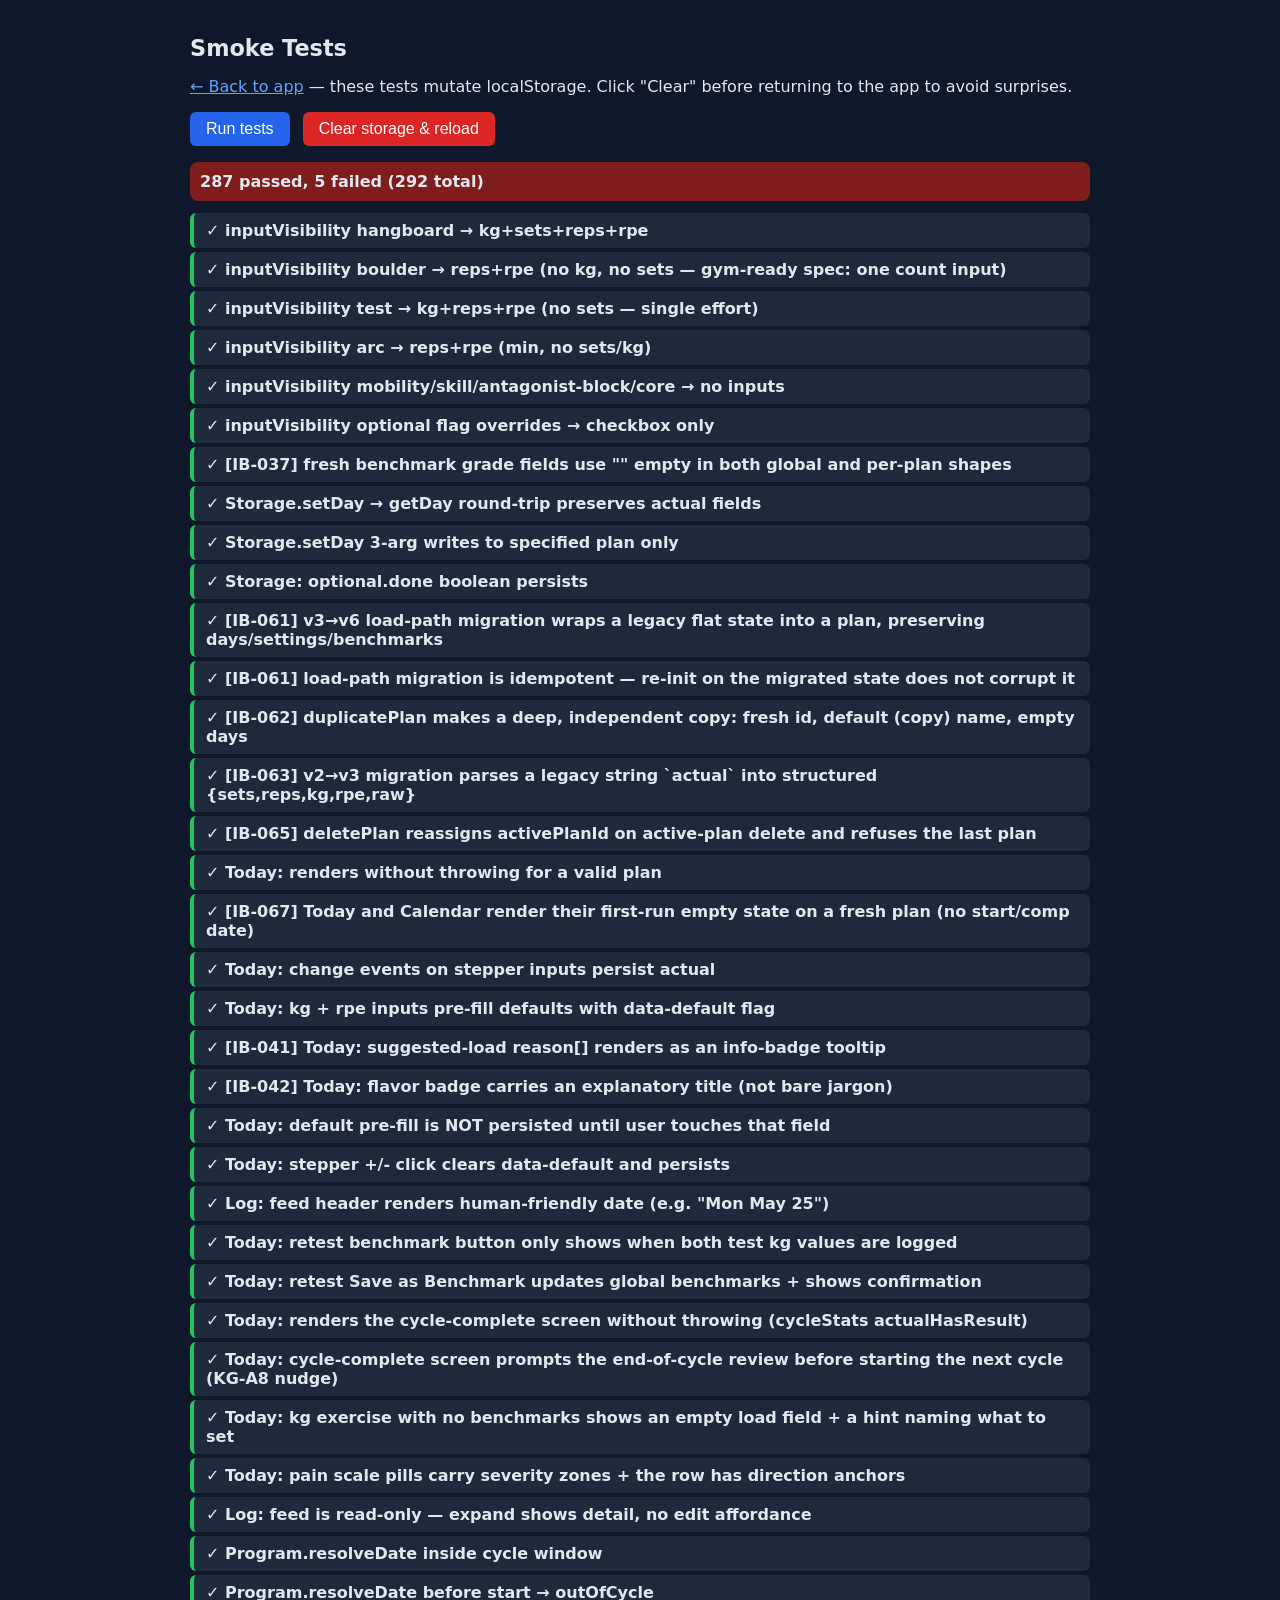
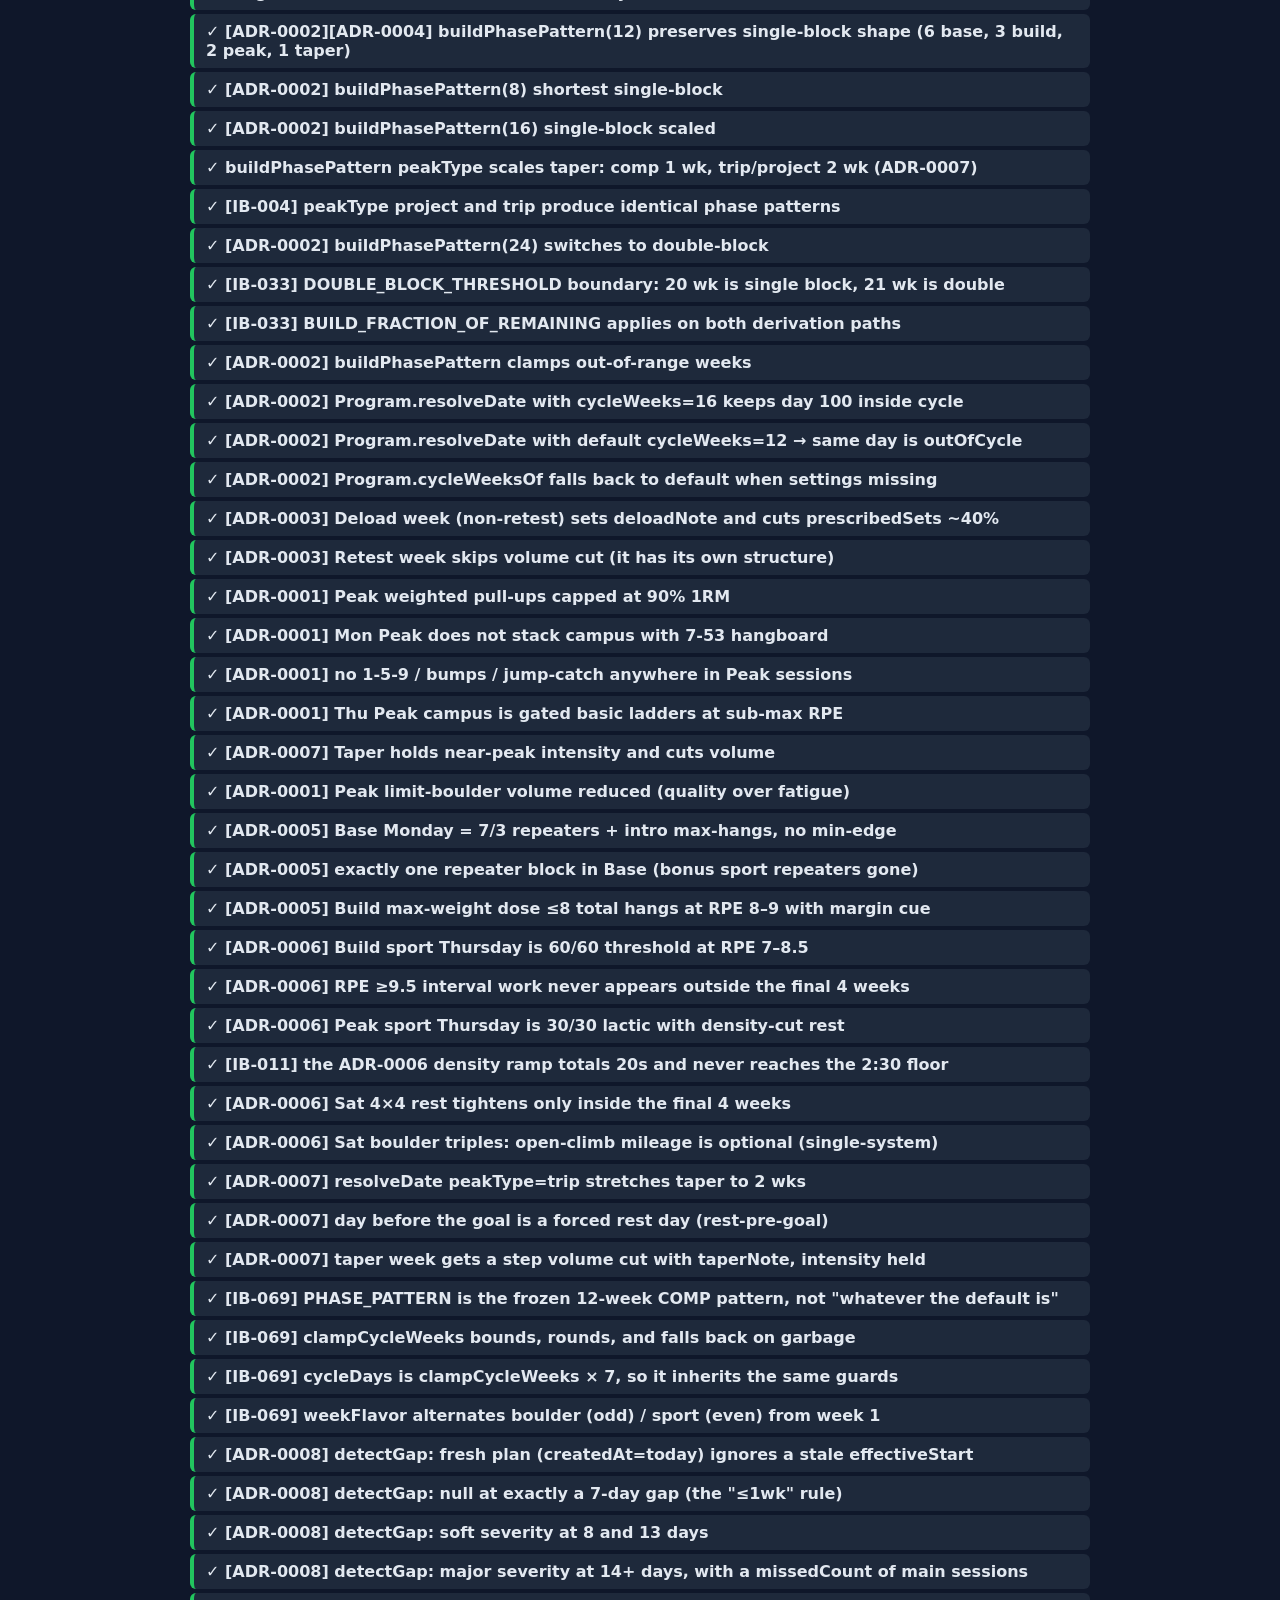
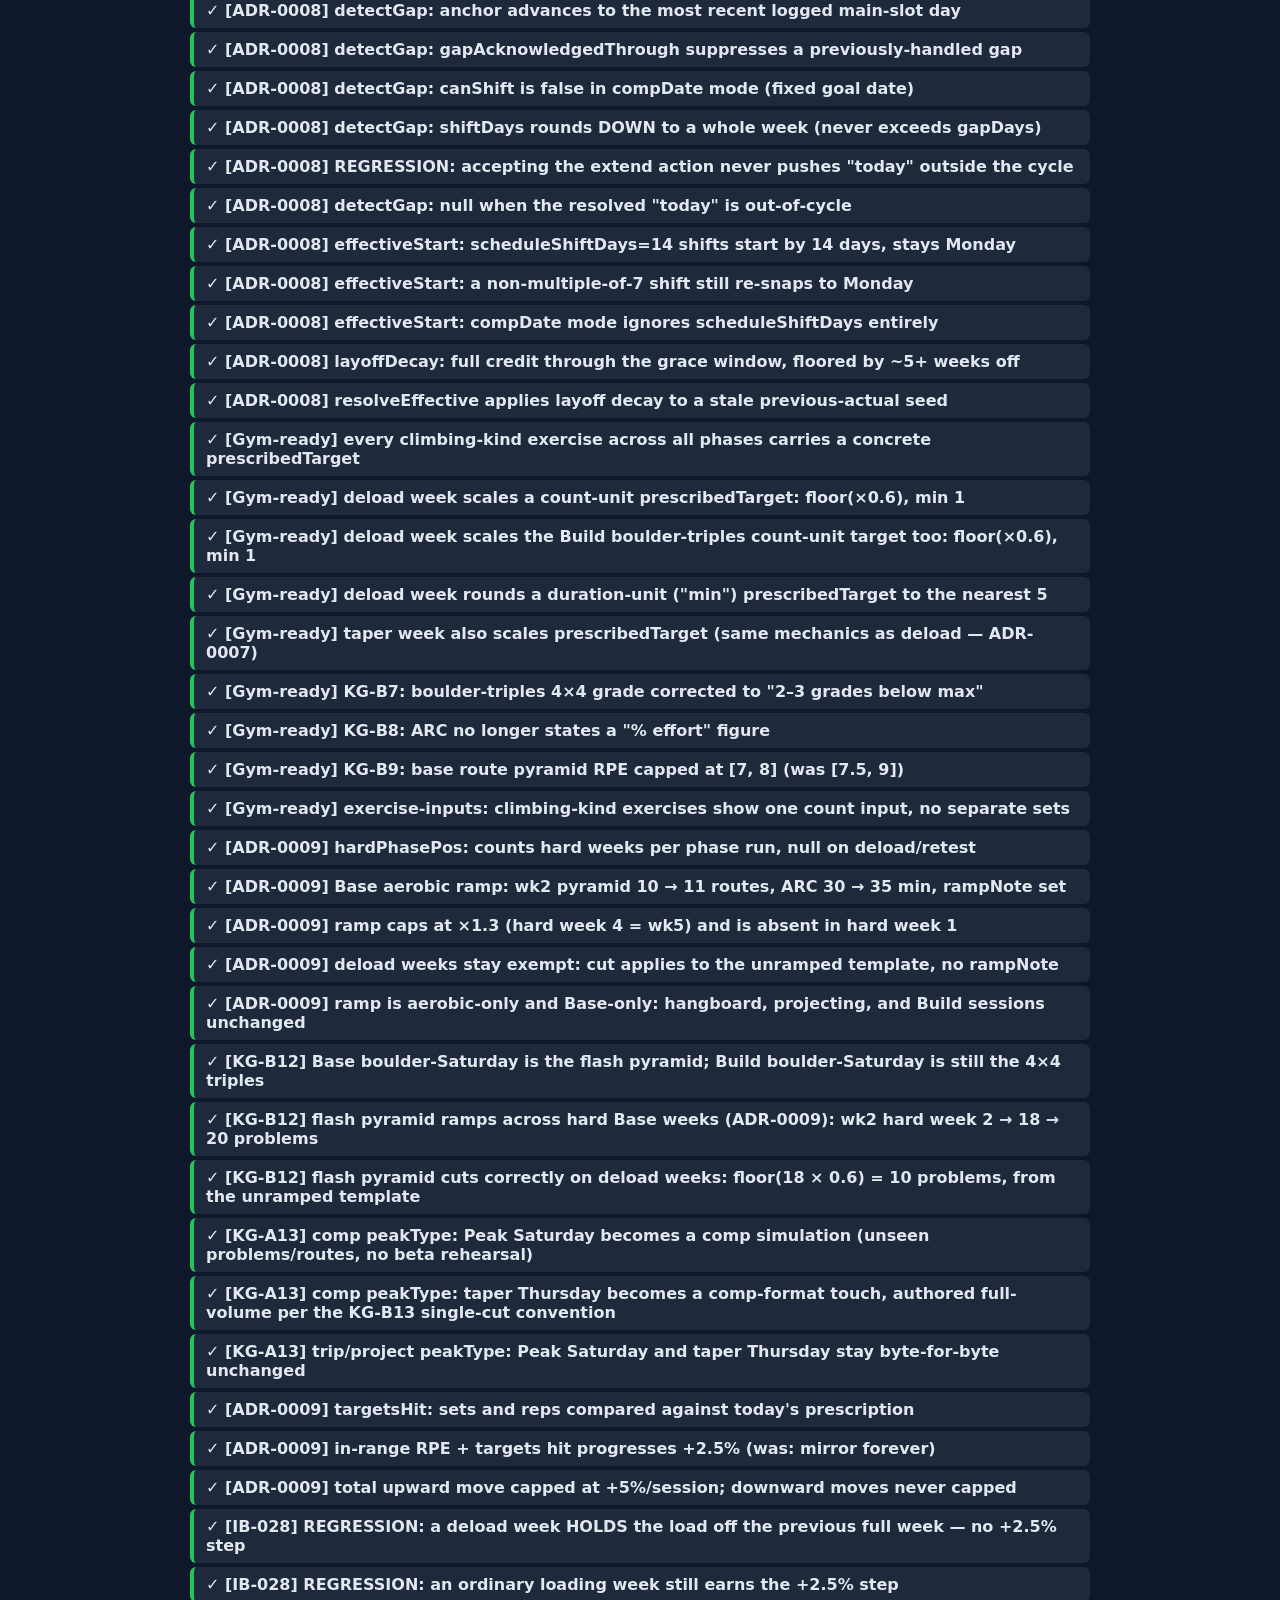
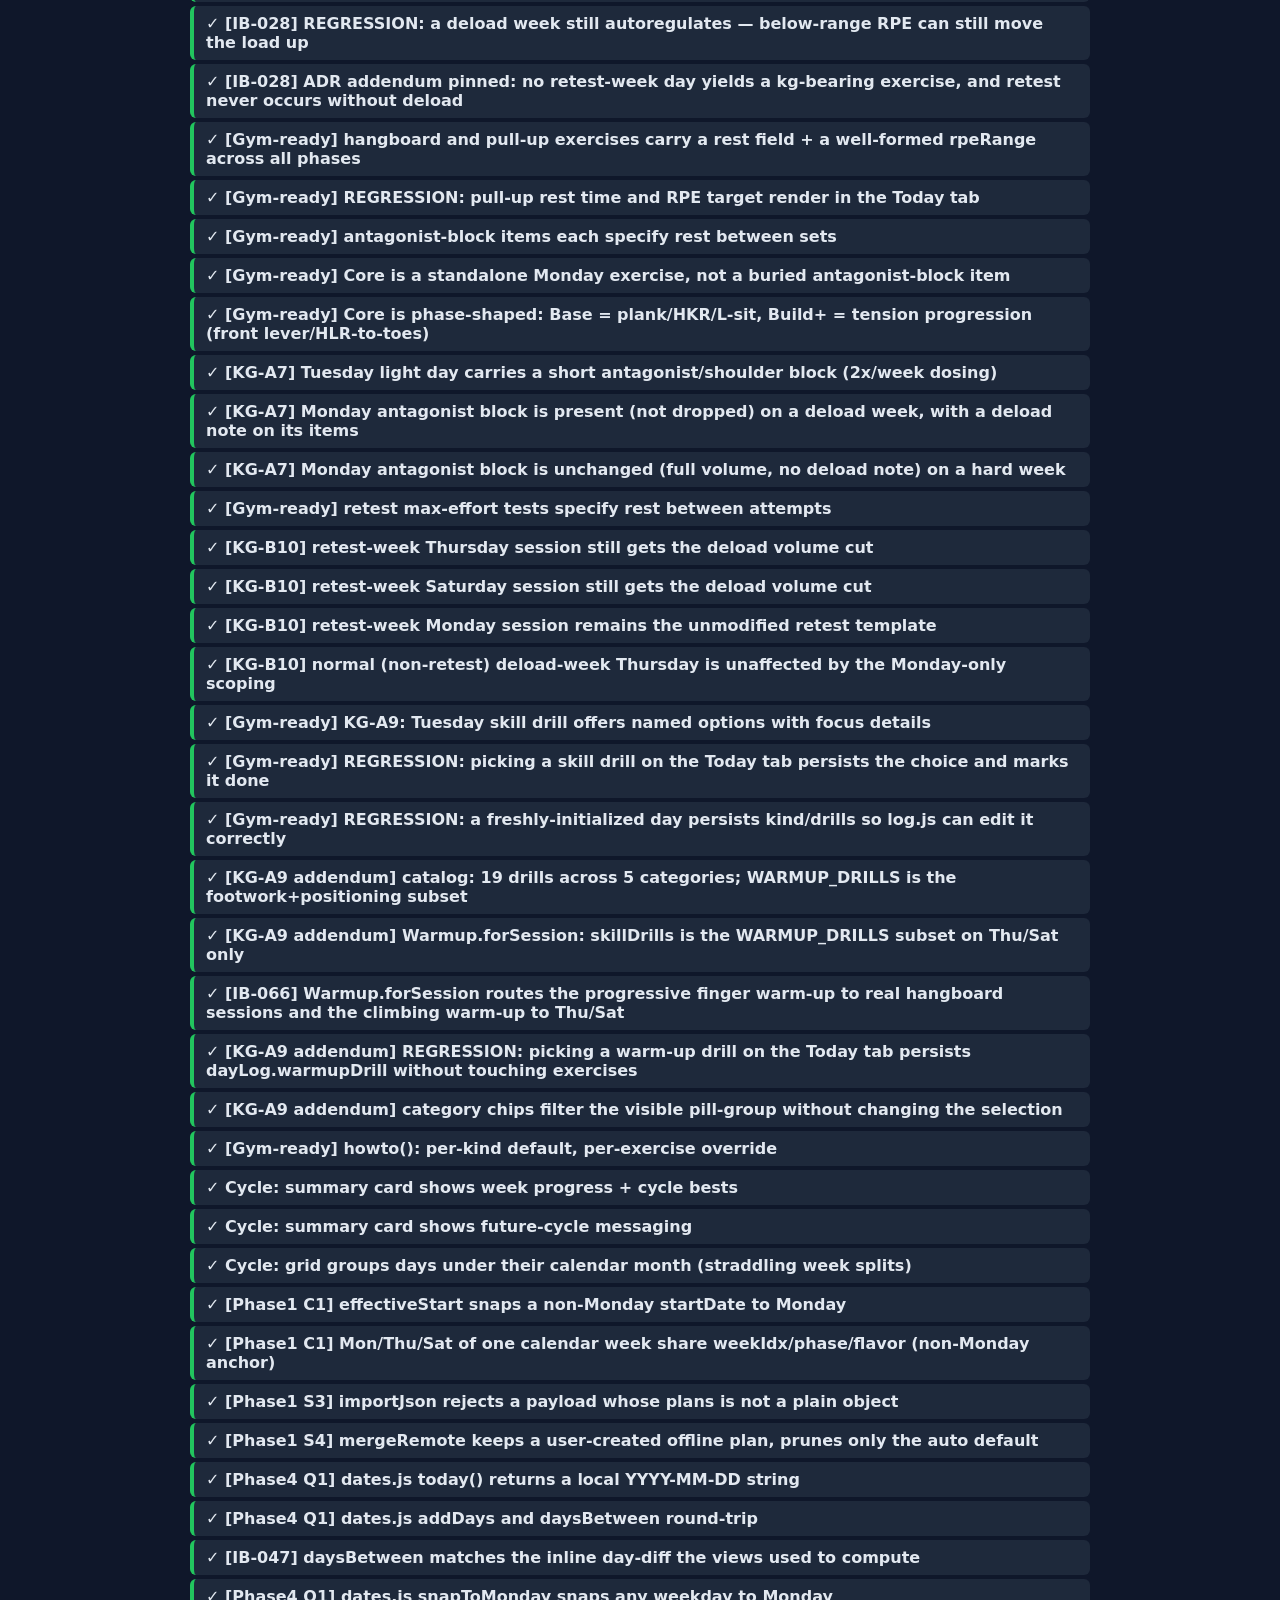
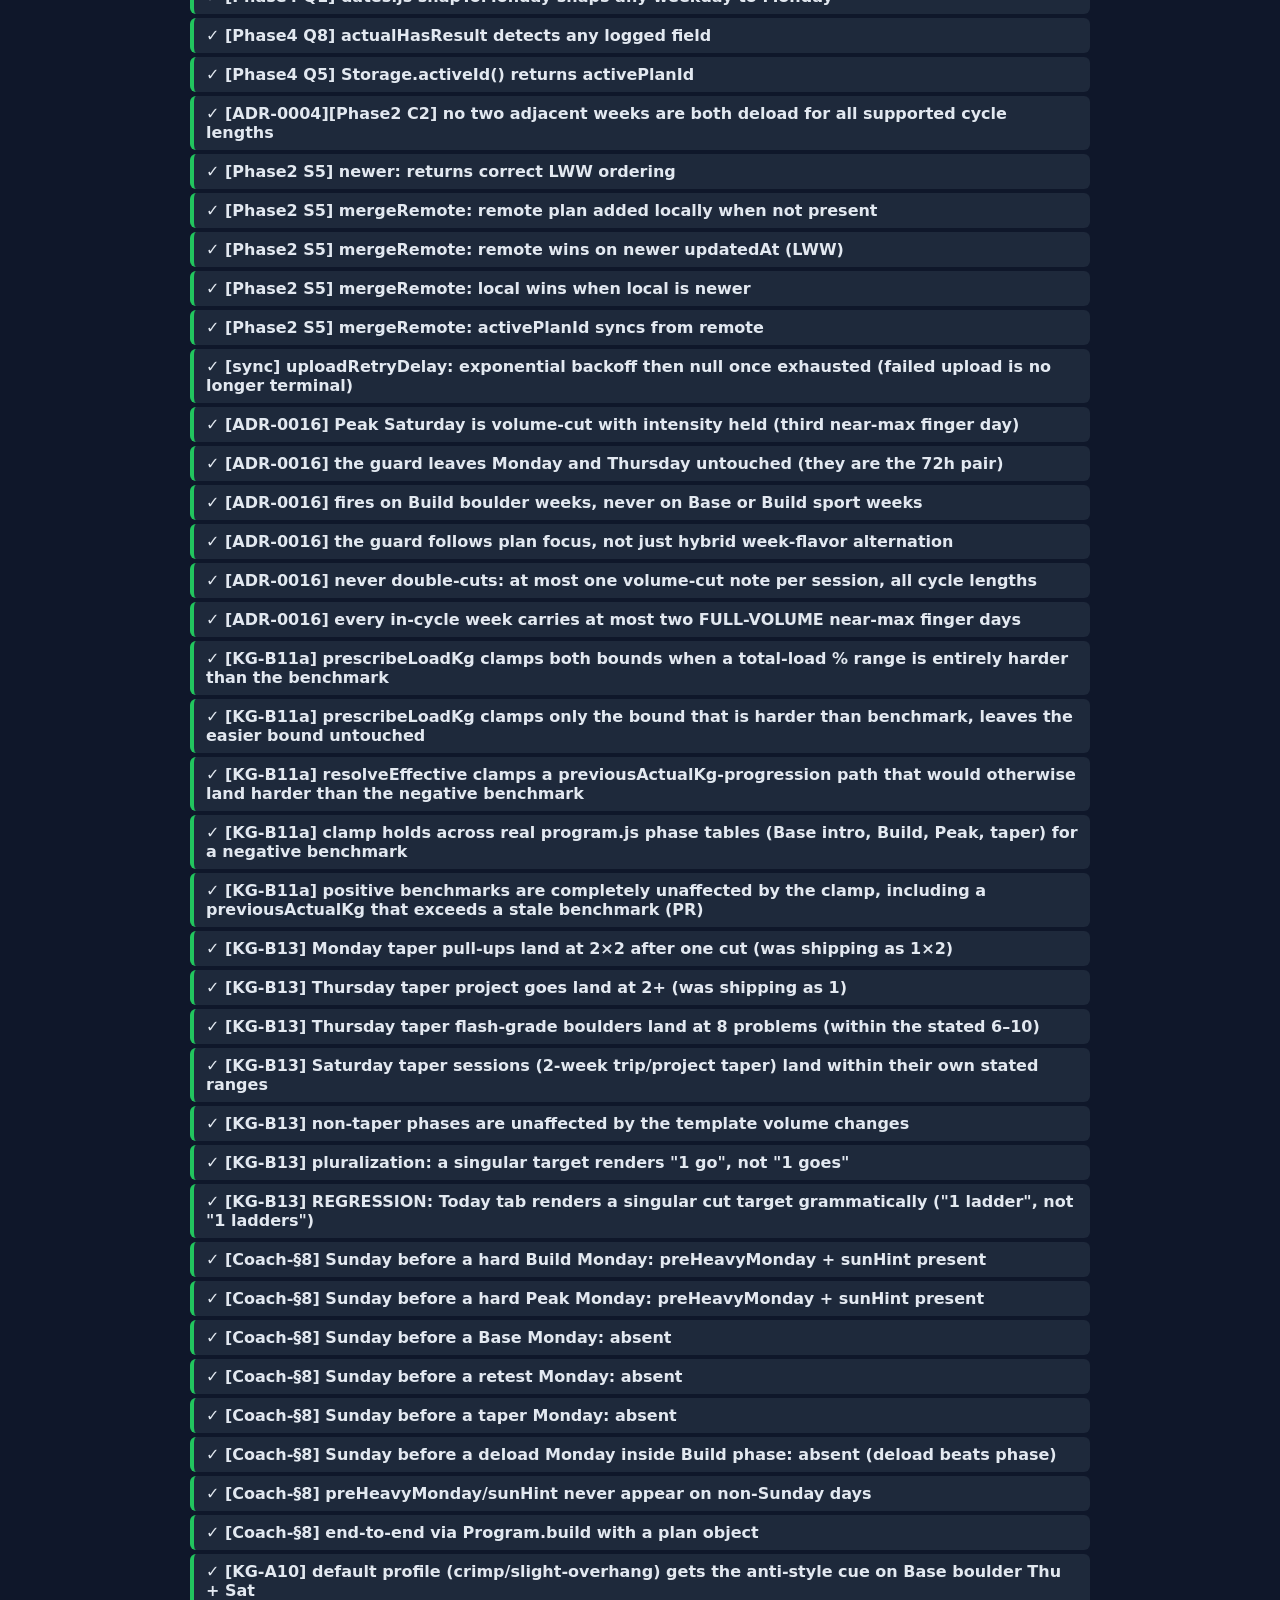
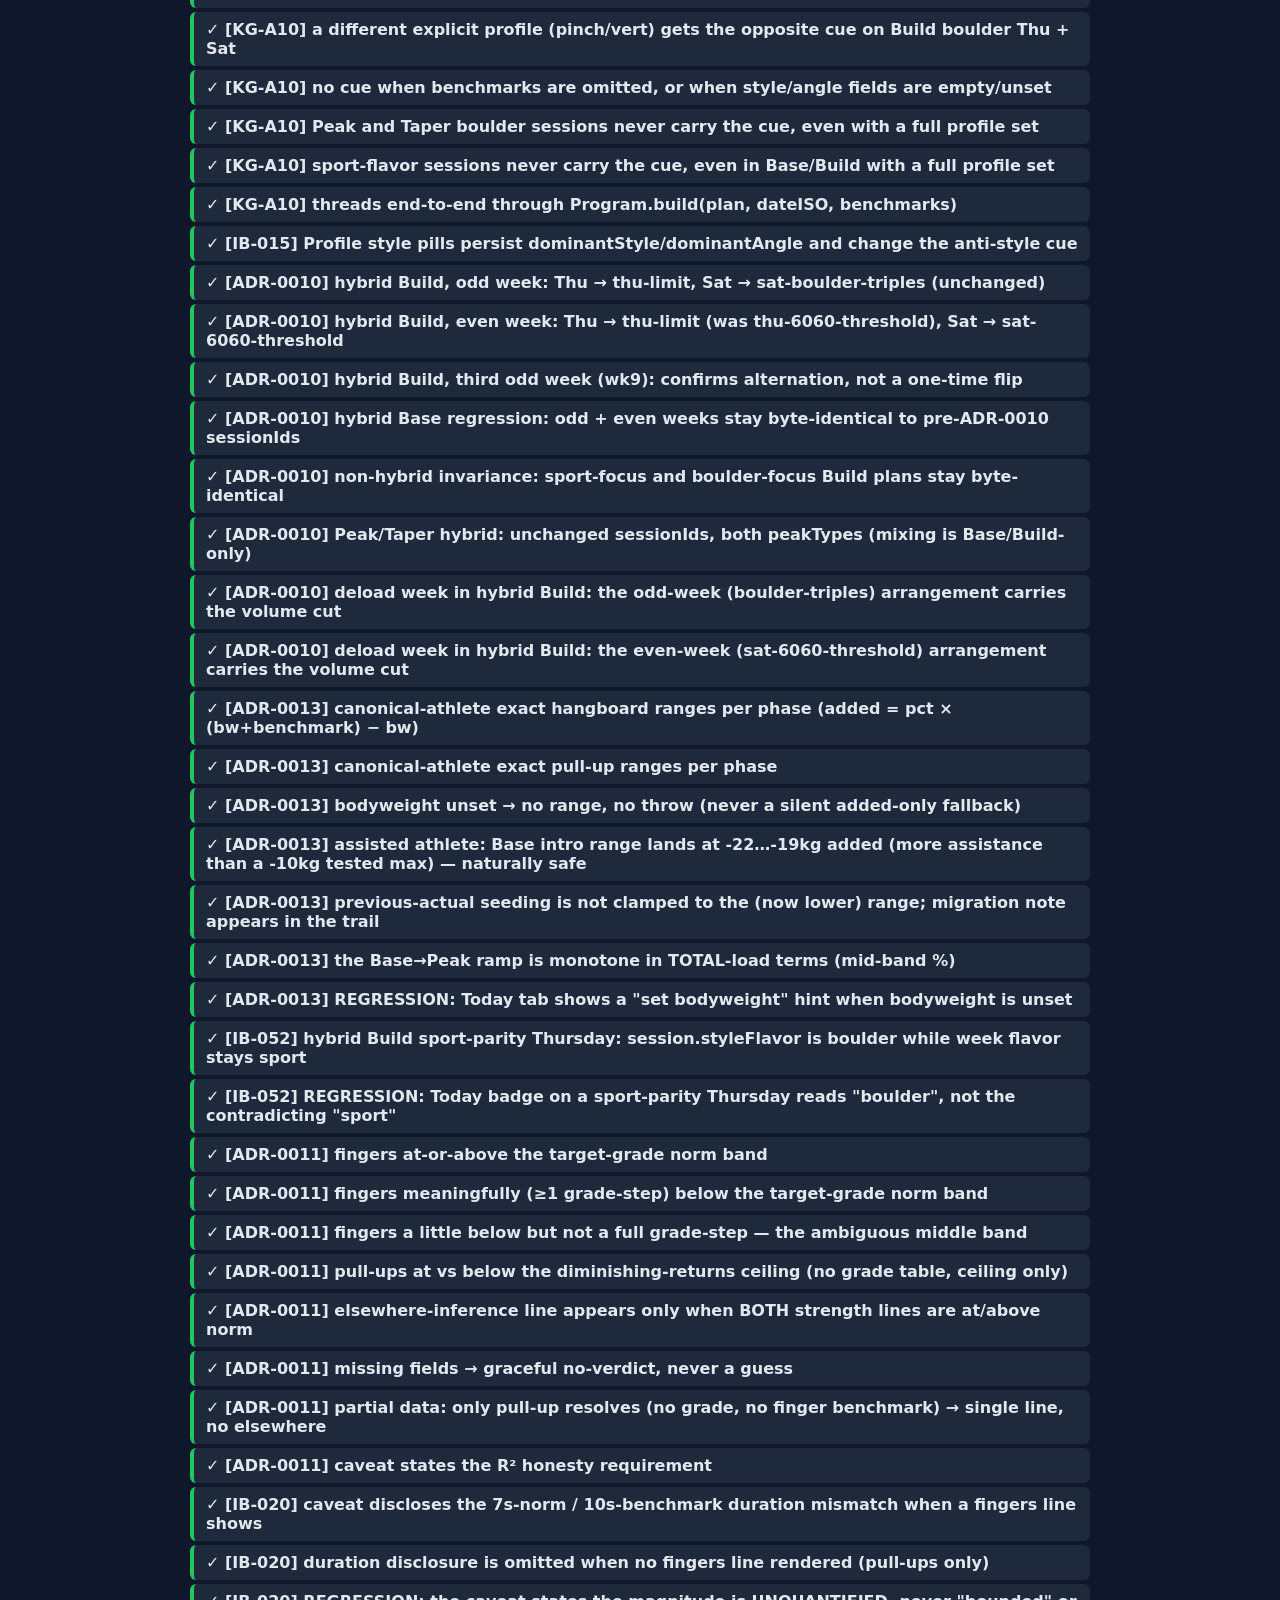
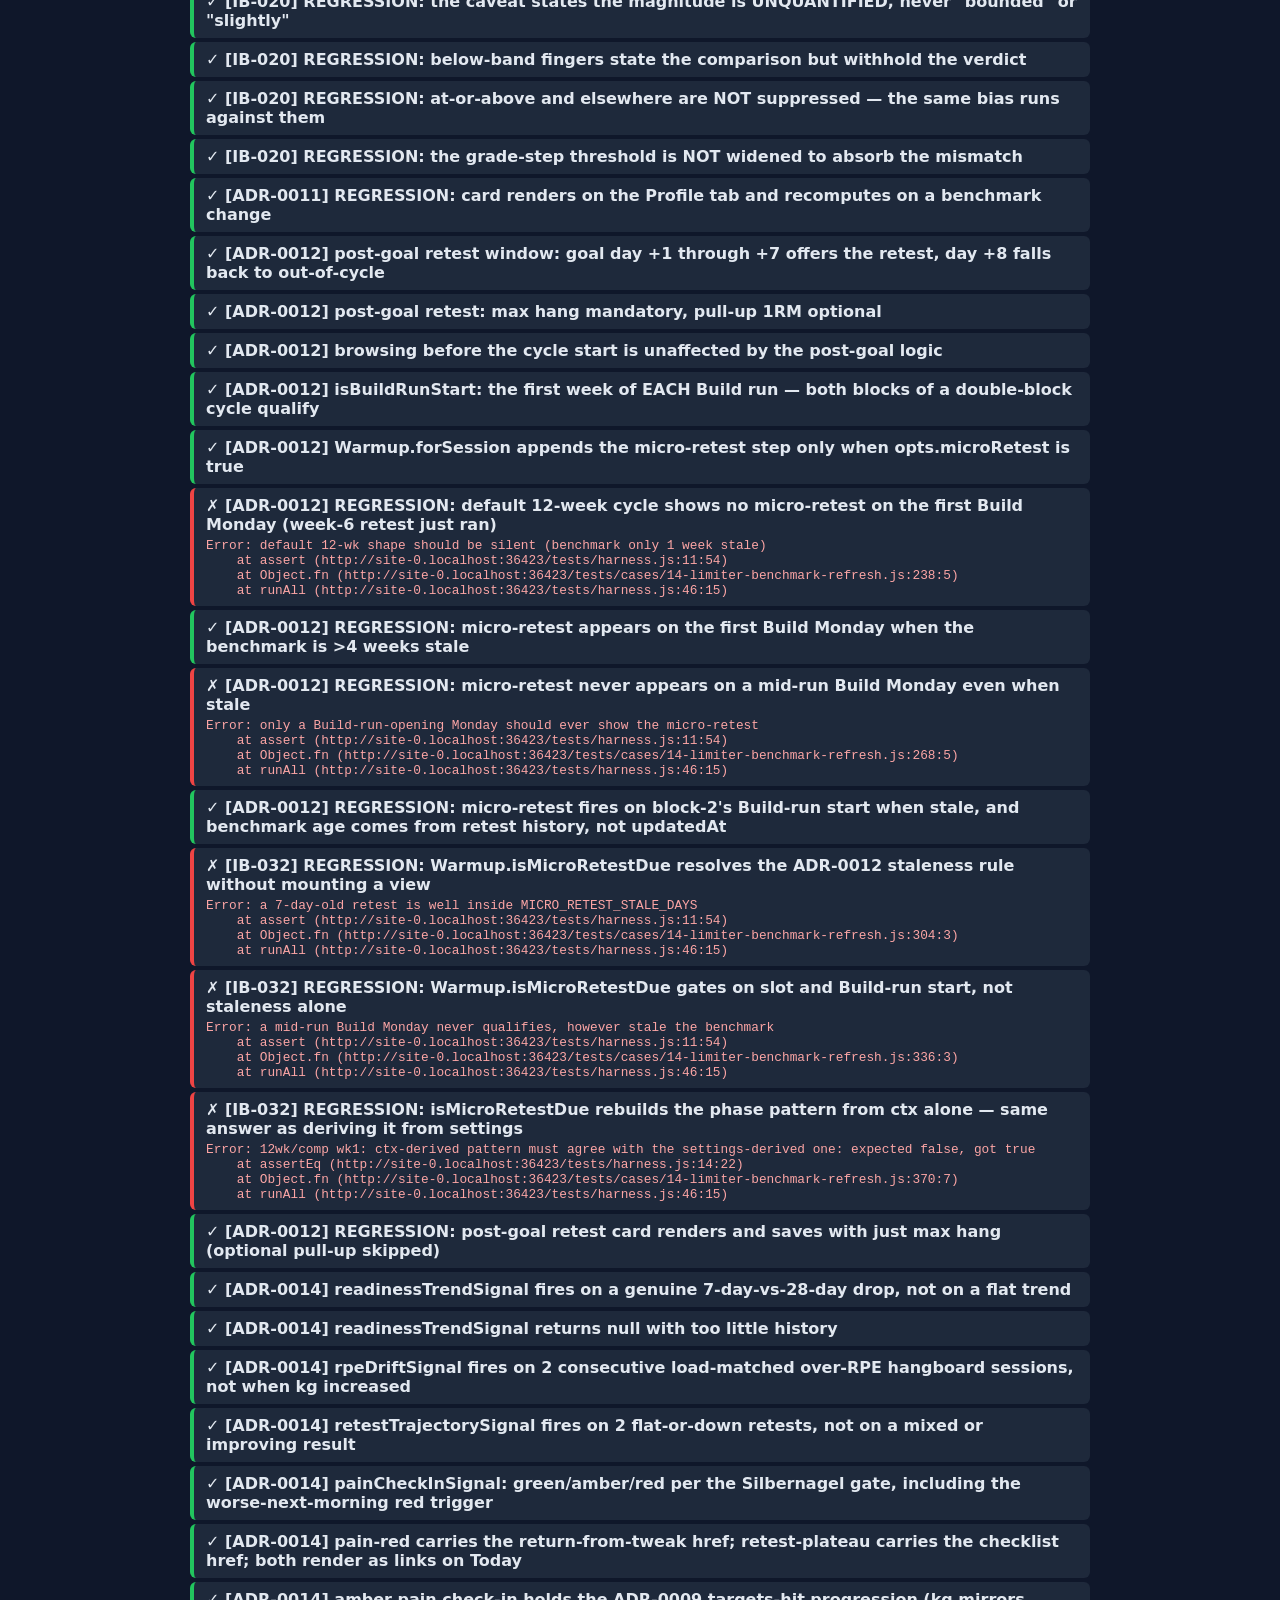
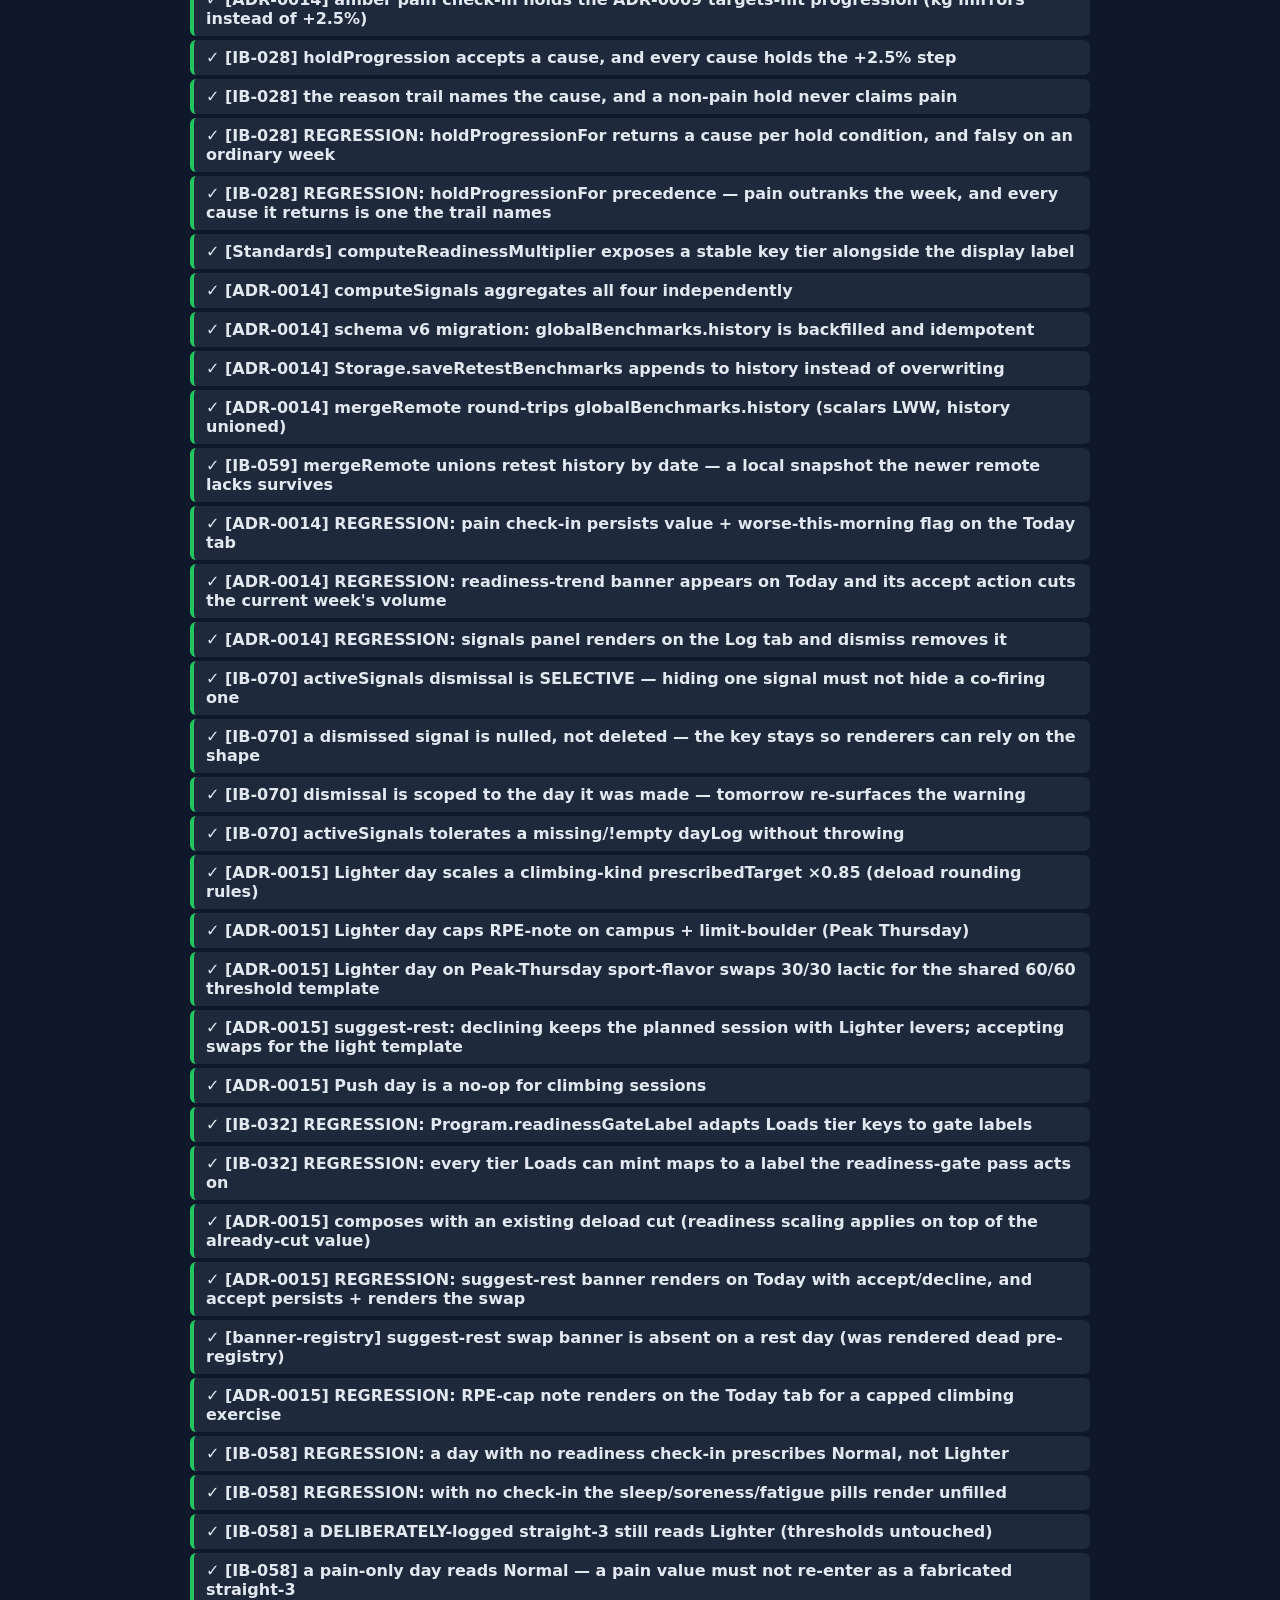
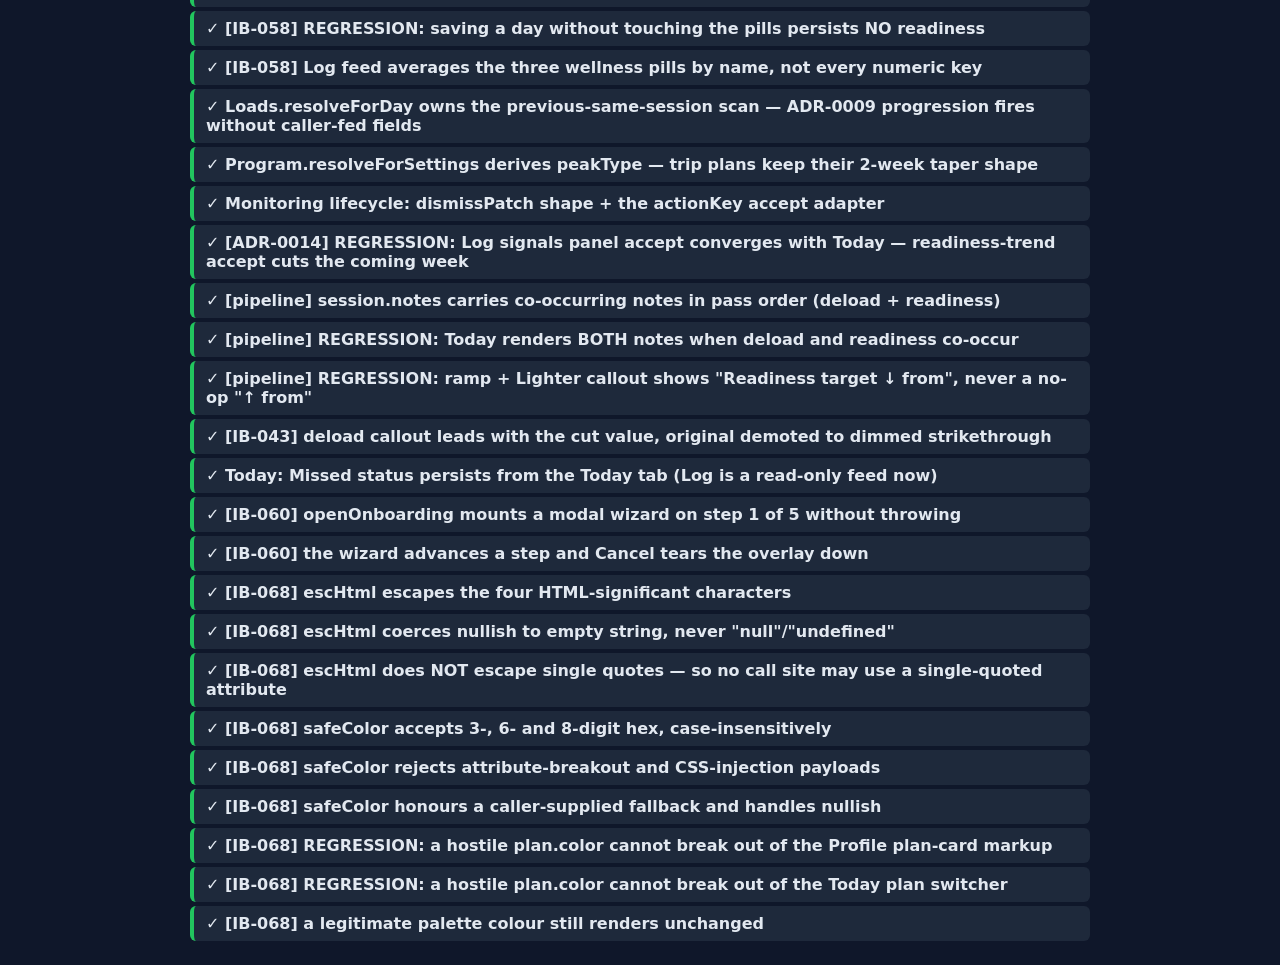
<file: tests/index.html>
<!doctype html>
<html lang="en">
<head>
<meta charset="utf-8">
<title>Climbing Planner — Smoke Tests</title>
<meta name="viewport" content="width=device-width,initial-scale=1">
<style>
  body { font-family: -apple-system, system-ui, sans-serif; background: #0f172a; color: #e2e8f0; padding: 20px; max-width: 900px; margin: 0 auto; }
  h1 { font-size: 1.4rem; }
  .summary { margin: 12px 0; padding: 10px; border-radius: 8px; background: #1e293b; font-weight: 600; }
  .summary.allpass { background: #14532d; }
  .summary.anyfail { background: #7f1d1d; }
  .case { padding: 8px 12px; margin: 4px 0; border-radius: 6px; background: #1e293b; border-left: 4px solid #475569; }
  .case.pass { border-left-color: #22c55e; }
  .case.fail { border-left-color: #ef4444; }
  .case .name { font-weight: 600; }
  .case .err  { font-size: .8rem; color: #fca5a5; margin-top: 4px; white-space: pre-wrap; font-family: ui-monospace, monospace; }
  button { background: #2563eb; color: #fff; border: none; padding: 8px 16px; border-radius: 6px; cursor: pointer; font-size: 1rem; margin-right: 8px; }
  button.danger { background: #dc2626; }
  a { color: #60a5fa; }
</style>
</head>
<body>
<h1>Smoke Tests</h1>
<p><a href="../index.html">← Back to app</a> — these tests mutate localStorage. Click "Clear" before returning to the app to avoid surprises.</p>
<p>
  <button id="run">Run tests</button>
  <button class="danger" id="clear">Clear storage &amp; reload</button>
</p>
<div id="summary" class="summary">Loading…</div>
<div id="results"></div>

<script type="module">
// The suite itself lives in tests/cases/*.js (one file per domain area,
// original section order preserved); this page is just the shell. To add a
// case: pick the matching cases/ file, or add a new one and import it below.
import { runAll } from './harness.js';
import './cases/01-inputs-storage.js';
import './cases/02-today-view.js';
import './cases/03-log-view.js';
import './cases/04-program-core.js';
import './cases/05-replan.js';
import './cases/06-gym-ready.js';
import './cases/07-progression-templates.js';
import './cases/08-drills.js';
import './cases/09-calendar-view.js';
import './cases/10-phase-regressions.js';
import './cases/11-loads-taper.js';
import './cases/12-style-cues.js';
import './cases/13-hybrid-total-load.js';
import './cases/14-limiter-benchmark-refresh.js';
import './cases/15-monitoring.js';
import './cases/16-readiness-gating.js';
import './cases/17-deepening-refactors.js';
import './cases/18-onboarding-view.js';
import './cases/19-ui-escaping.js';

document.getElementById('run').addEventListener('click', runAll);
document.getElementById('clear').addEventListener('click', () => {
  localStorage.clear();
  sessionStorage.clear();
  location.reload();
});

runAll();
</script>
</body>
</html>
</file>
